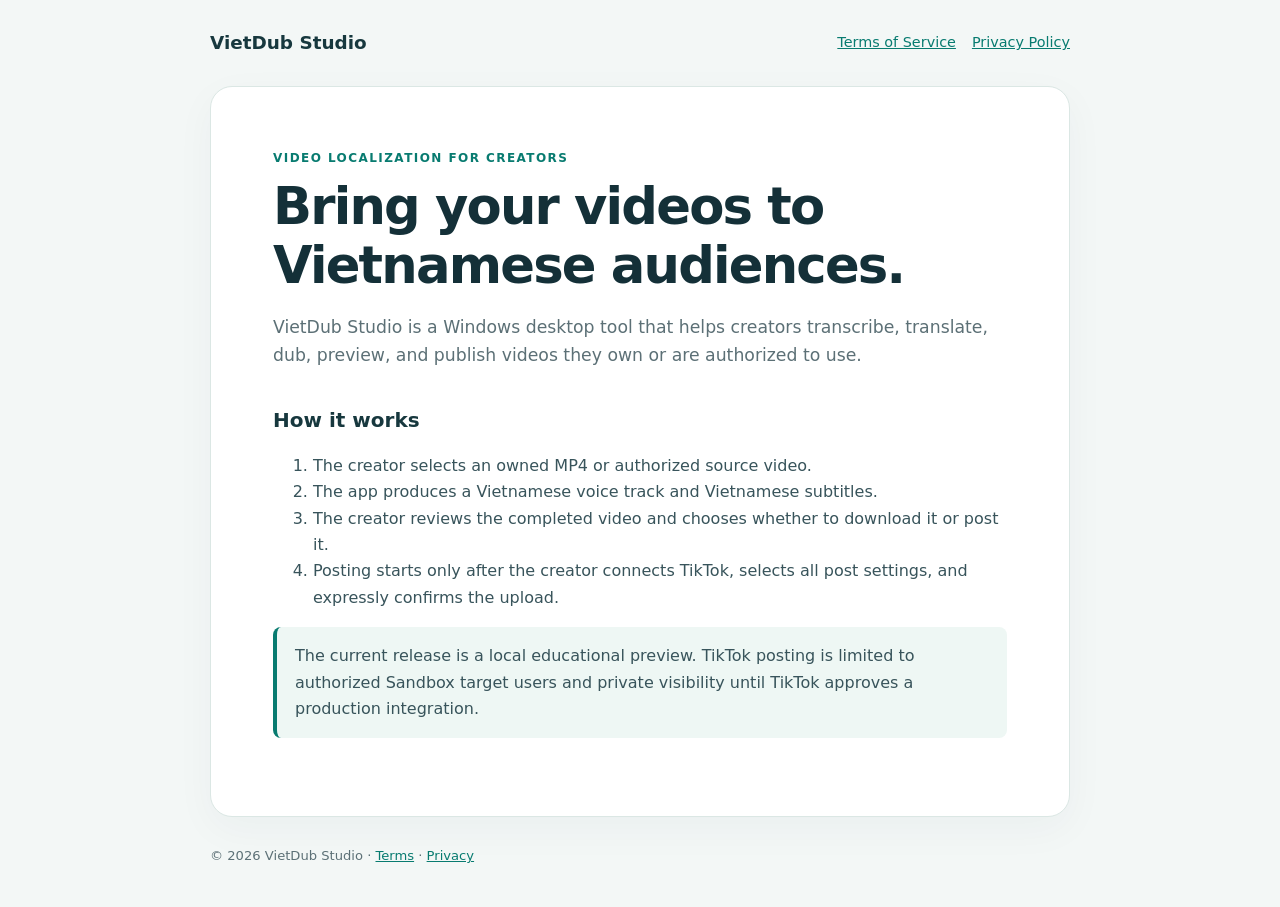
<file: docs/index.html>
<!doctype html>
<html lang="en">
<head>
  <meta charset="utf-8">
  <meta name="viewport" content="width=device-width, initial-scale=1">
  <title>VietDub Studio</title>
  <meta name="description" content="Create Vietnamese-dubbed videos, preview results, and publish approved content to TikTok.">
  <link rel="stylesheet" href="style.css">
</head>
<body>
  <header>
    <a class="brand" href="./">VietDub Studio</a>
    <nav aria-label="Legal pages"><a href="terms.html">Terms of Service</a><a href="privacy.html">Privacy Policy</a></nav>
  </header>
  <main>
    <p class="eyebrow">VIDEO LOCALIZATION FOR CREATORS</p>
    <h1>Bring your videos to Vietnamese audiences.</h1>
    <p class="lead">VietDub Studio is a Windows desktop tool that helps creators transcribe, translate, dub, preview, and publish videos they own or are authorized to use.</p>
    <h2>How it works</h2>
    <ol>
      <li>The creator selects an owned MP4 or authorized source video.</li>
      <li>The app produces a Vietnamese voice track and Vietnamese subtitles.</li>
      <li>The creator reviews the completed video and chooses whether to download it or post it.</li>
      <li>Posting starts only after the creator connects TikTok, selects all post settings, and expressly confirms the upload.</li>
    </ol>
    <p class="notice">The current release is a local educational preview. TikTok posting is limited to authorized Sandbox target users and private visibility until TikTok approves a production integration.</p>
  </main>
  <footer>© 2026 VietDub Studio · <a href="terms.html">Terms</a> · <a href="privacy.html">Privacy</a></footer>
</body>
</html>
</file>
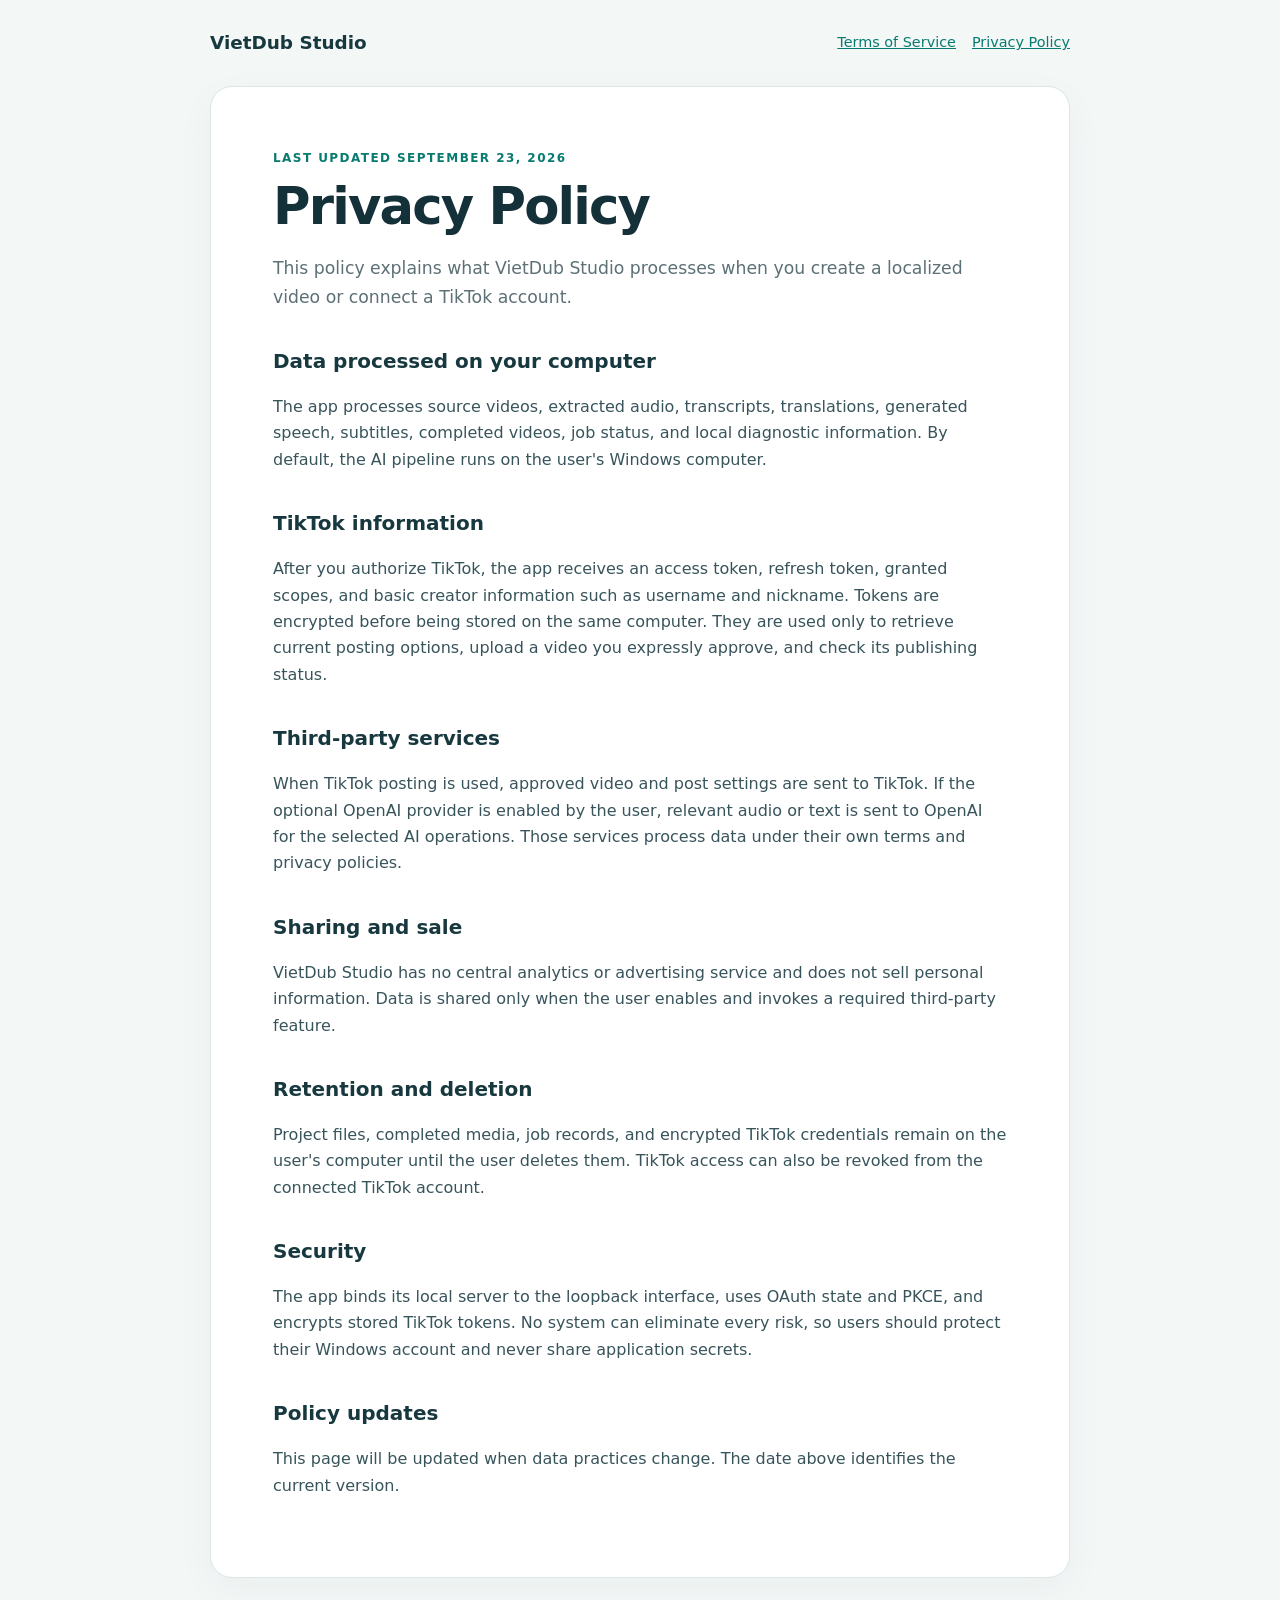
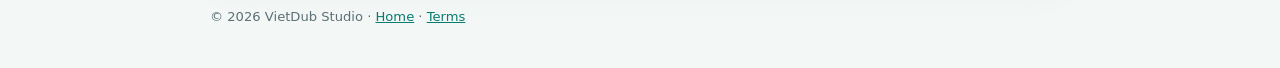
<file: docs/privacy.html>
<!doctype html>
<html lang="en">
<head>
  <meta charset="utf-8">
  <meta name="viewport" content="width=device-width, initial-scale=1">
  <title>Privacy Policy · VietDub Studio</title>
  <link rel="stylesheet" href="style.css">
</head>
<body>
  <header>
    <a class="brand" href="./">VietDub Studio</a>
    <nav aria-label="Legal pages"><a href="terms.html">Terms of Service</a><a href="privacy.html">Privacy Policy</a></nav>
  </header>
  <main>
    <p class="eyebrow">LAST UPDATED SEPTEMBER 23, 2026</p>
    <h1>Privacy Policy</h1>
    <p class="lead">This policy explains what VietDub Studio processes when you create a localized video or connect a TikTok account.</p>

    <h2>Data processed on your computer</h2>
    <p>The app processes source videos, extracted audio, transcripts, translations, generated speech, subtitles, completed videos, job status, and local diagnostic information. By default, the AI pipeline runs on the user's Windows computer.</p>

    <h2>TikTok information</h2>
    <p>After you authorize TikTok, the app receives an access token, refresh token, granted scopes, and basic creator information such as username and nickname. Tokens are encrypted before being stored on the same computer. They are used only to retrieve current posting options, upload a video you expressly approve, and check its publishing status.</p>

    <h2>Third-party services</h2>
    <p>When TikTok posting is used, approved video and post settings are sent to TikTok. If the optional OpenAI provider is enabled by the user, relevant audio or text is sent to OpenAI for the selected AI operations. Those services process data under their own terms and privacy policies.</p>

    <h2>Sharing and sale</h2>
    <p>VietDub Studio has no central analytics or advertising service and does not sell personal information. Data is shared only when the user enables and invokes a required third-party feature.</p>

    <h2>Retention and deletion</h2>
    <p>Project files, completed media, job records, and encrypted TikTok credentials remain on the user's computer until the user deletes them. TikTok access can also be revoked from the connected TikTok account.</p>

    <h2>Security</h2>
    <p>The app binds its local server to the loopback interface, uses OAuth state and PKCE, and encrypts stored TikTok tokens. No system can eliminate every risk, so users should protect their Windows account and never share application secrets.</p>

    <h2>Policy updates</h2>
    <p>This page will be updated when data practices change. The date above identifies the current version.</p>
  </main>
  <footer>© 2026 VietDub Studio · <a href="./">Home</a> · <a href="terms.html">Terms</a></footer>
</body>
</html>
</file>
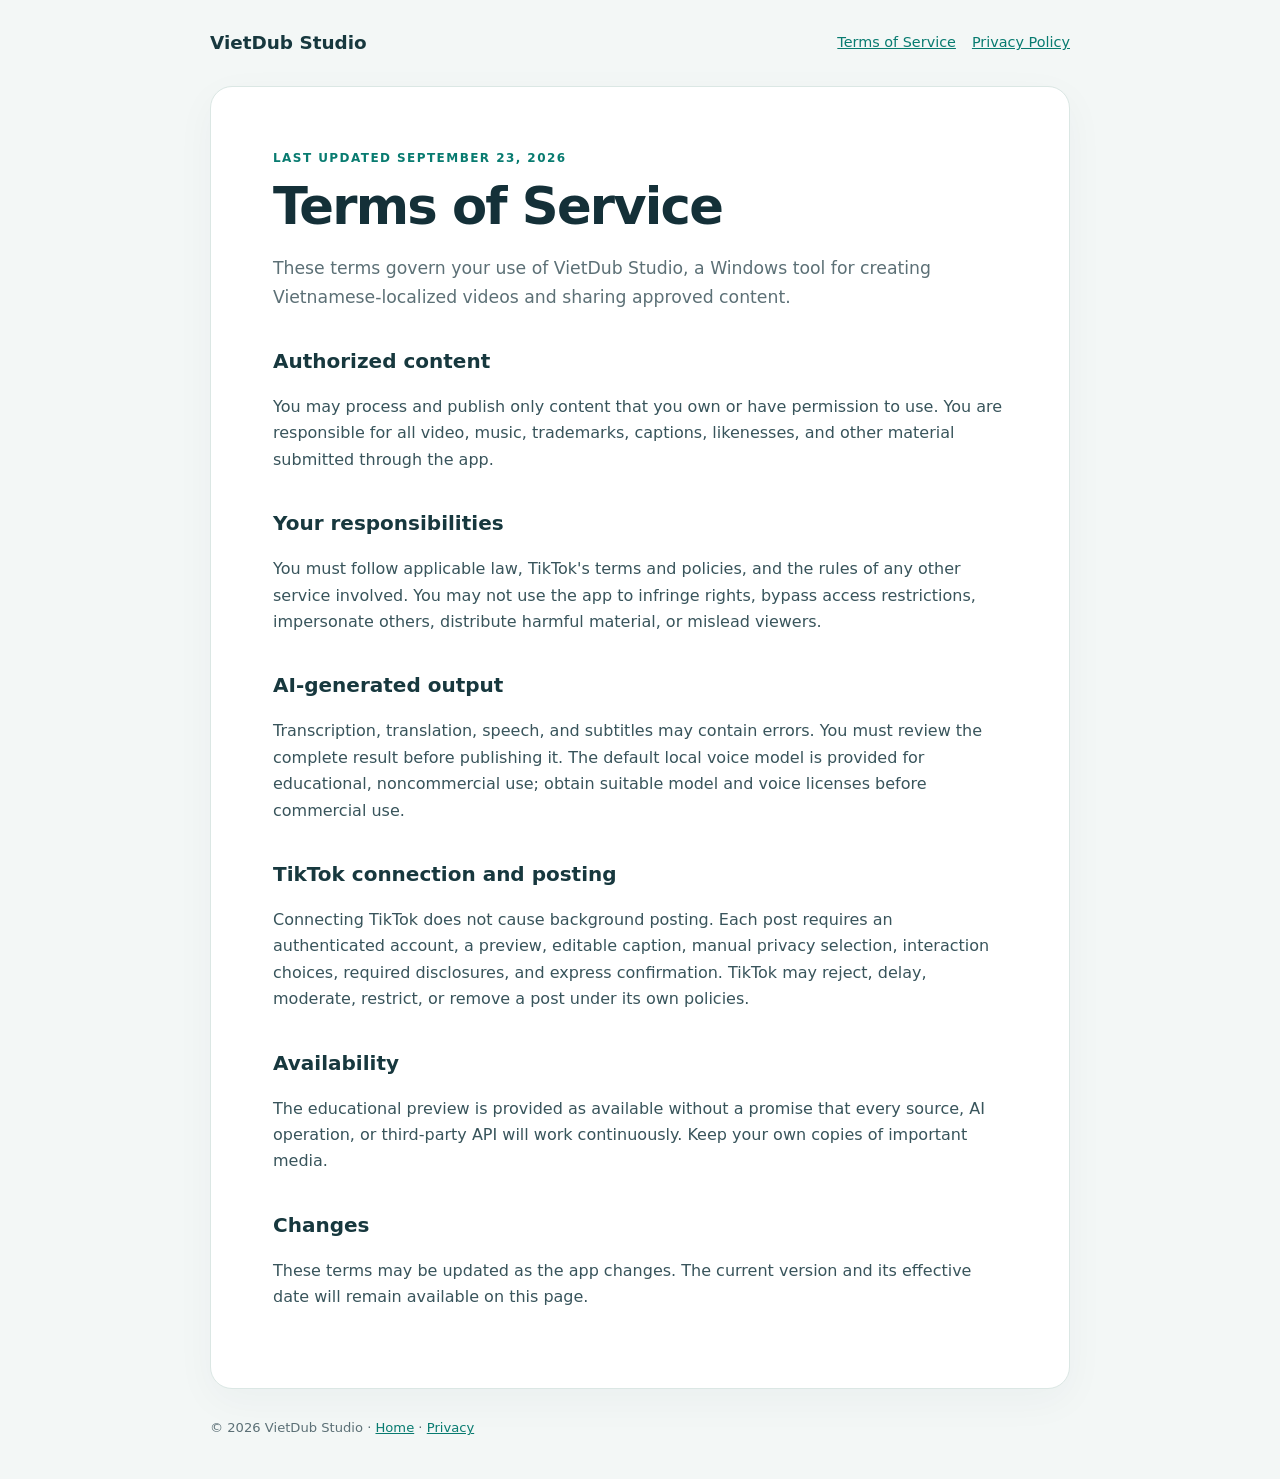
<file: docs/terms.html>
<!doctype html>
<html lang="en">
<head>
  <meta charset="utf-8">
  <meta name="viewport" content="width=device-width, initial-scale=1">
  <title>Terms of Service · VietDub Studio</title>
  <link rel="stylesheet" href="style.css">
</head>
<body>
  <header>
    <a class="brand" href="./">VietDub Studio</a>
    <nav aria-label="Legal pages"><a href="terms.html">Terms of Service</a><a href="privacy.html">Privacy Policy</a></nav>
  </header>
  <main>
    <p class="eyebrow">LAST UPDATED SEPTEMBER 23, 2026</p>
    <h1>Terms of Service</h1>
    <p class="lead">These terms govern your use of VietDub Studio, a Windows tool for creating Vietnamese-localized videos and sharing approved content.</p>

    <h2>Authorized content</h2>
    <p>You may process and publish only content that you own or have permission to use. You are responsible for all video, music, trademarks, captions, likenesses, and other material submitted through the app.</p>

    <h2>Your responsibilities</h2>
    <p>You must follow applicable law, TikTok's terms and policies, and the rules of any other service involved. You may not use the app to infringe rights, bypass access restrictions, impersonate others, distribute harmful material, or mislead viewers.</p>

    <h2>AI-generated output</h2>
    <p>Transcription, translation, speech, and subtitles may contain errors. You must review the complete result before publishing it. The default local voice model is provided for educational, noncommercial use; obtain suitable model and voice licenses before commercial use.</p>

    <h2>TikTok connection and posting</h2>
    <p>Connecting TikTok does not cause background posting. Each post requires an authenticated account, a preview, editable caption, manual privacy selection, interaction choices, required disclosures, and express confirmation. TikTok may reject, delay, moderate, restrict, or remove a post under its own policies.</p>

    <h2>Availability</h2>
    <p>The educational preview is provided as available without a promise that every source, AI operation, or third-party API will work continuously. Keep your own copies of important media.</p>

    <h2>Changes</h2>
    <p>These terms may be updated as the app changes. The current version and its effective date will remain available on this page.</p>
  </main>
  <footer>© 2026 VietDub Studio · <a href="./">Home</a> · <a href="privacy.html">Privacy</a></footer>
</body>
</html>
</file>
<file: docs/style.css>
:root {
  font-family: "Segoe UI", system-ui, sans-serif;
  color: #18343b;
  background: #f3f7f6;
  --accent: #087b70;
  --muted: #5c7076;
  --border: #dbe7e4;
}
* { box-sizing: border-box; }
body { margin: 0; line-height: 1.65; }
header, main, footer { width: min(860px, calc(100% - 32px)); margin-inline: auto; }
header { display: flex; align-items: center; justify-content: space-between; gap: 20px; padding: 28px 0; }
.brand { color: #17383e; font-size: 1.15rem; font-weight: 750; text-decoration: none; }
nav { display: flex; flex-wrap: wrap; gap: 16px; font-size: .9rem; }
a { color: var(--accent); }
main { padding: clamp(28px, 6vw, 62px); background: white; border: 1px solid var(--border); border-radius: 22px; box-shadow: 0 12px 40px #143a430a; }
h1 { margin: 0 0 18px; color: #143038; font-size: clamp(2rem, 5vw, 3.2rem); line-height: 1.15; letter-spacing: -.035em; }
h2 { margin: 34px 0 10px; color: #17383e; font-size: 1.25rem; }
p, li { color: #38545b; }
.lead { color: var(--muted); font-size: 1.08rem; }
.eyebrow { margin: 0 0 8px; color: var(--accent); font-size: .75rem; font-weight: 750; letter-spacing: .12em; }
.notice { padding: 16px 18px; border-left: 4px solid var(--accent); background: #eef7f4; border-radius: 8px; }
footer { padding: 28px 0 40px; color: var(--muted); font-size: .82rem; }
@media (max-width: 600px) {
  header { align-items: flex-start; flex-direction: column; }
  main { padding: 28px 20px; border-radius: 16px; }
}
</file>
